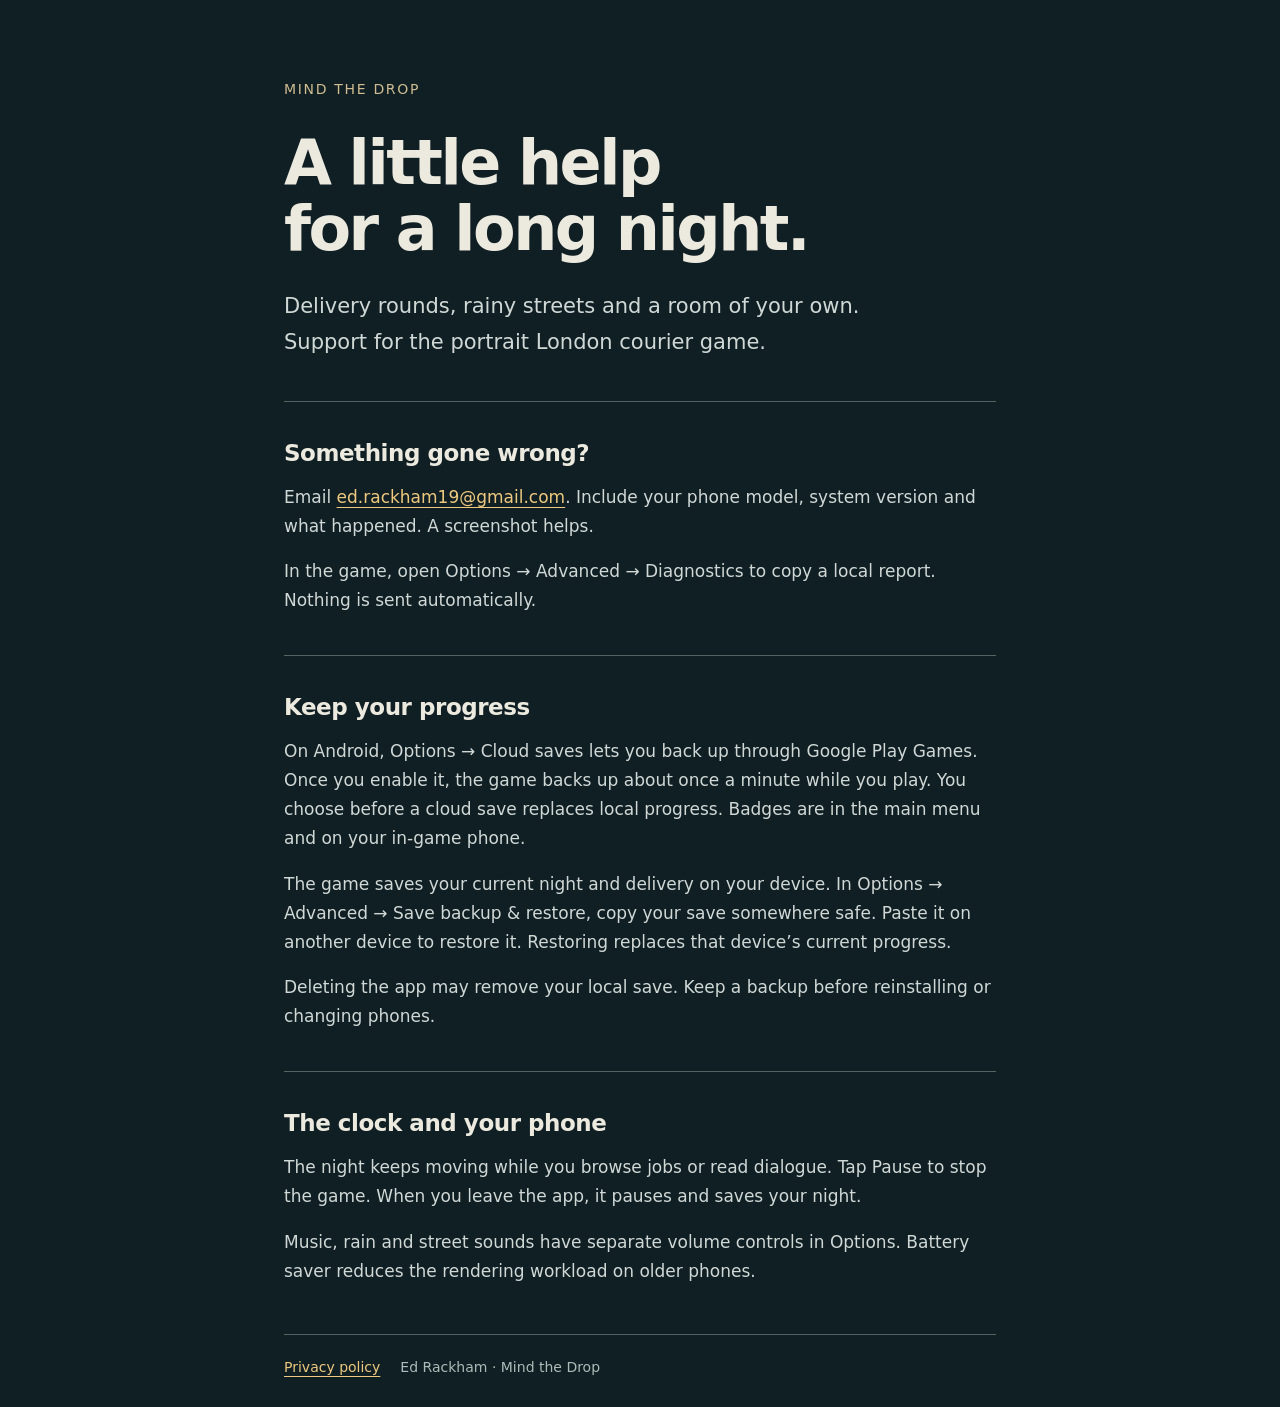
<file: index.html>
<!doctype html><html lang="en"><head><meta charset="utf-8"><meta name="viewport" content="width=device-width, initial-scale=1"><meta name="description" content="Help and support for Mind the Drop."><title>Mind the Drop | Support</title><link rel="stylesheet" href="style.css"></head><body><main><p class="name">MIND THE DROP</p><h1>A little help<br>for a long night.</h1><p class="intro">Delivery rounds, rainy streets and a room of your own. Support for the portrait London courier game.</p><section><h2>Something gone wrong?</h2><p>Email <a href="mailto:ed.rackham19@gmail.com">ed.rackham19@gmail.com</a>. Include your phone model, system version and what happened. A screenshot helps.</p><p>In the game, open Options → Advanced → Diagnostics to copy a local report. Nothing is sent automatically.</p></section><section><h2>Keep your progress</h2><p>On Android, Options → Cloud saves lets you back up through Google Play Games. Once you enable it, the game backs up about once a minute while you play. You choose before a cloud save replaces local progress. Badges are in the main menu and on your in-game phone.</p><p>The game saves your current night and delivery on your device. In Options → Advanced → Save backup &amp; restore, copy your save somewhere safe. Paste it on another device to restore it. Restoring replaces that device’s current progress.</p><p>Deleting the app may remove your local save. Keep a backup before reinstalling or changing phones.</p></section><section><h2>The clock and your phone</h2><p>The night keeps moving while you browse jobs or read dialogue. Tap Pause to stop the game. When you leave the app, it pauses and saves your night.</p><p>Music, rain and street sounds have separate volume controls in Options. Battery saver reduces the rendering workload on older phones.</p></section><footer><a href="privacy.html">Privacy policy</a><span>Ed Rackham · Mind the Drop</span></footer></main></body></html>
</file>
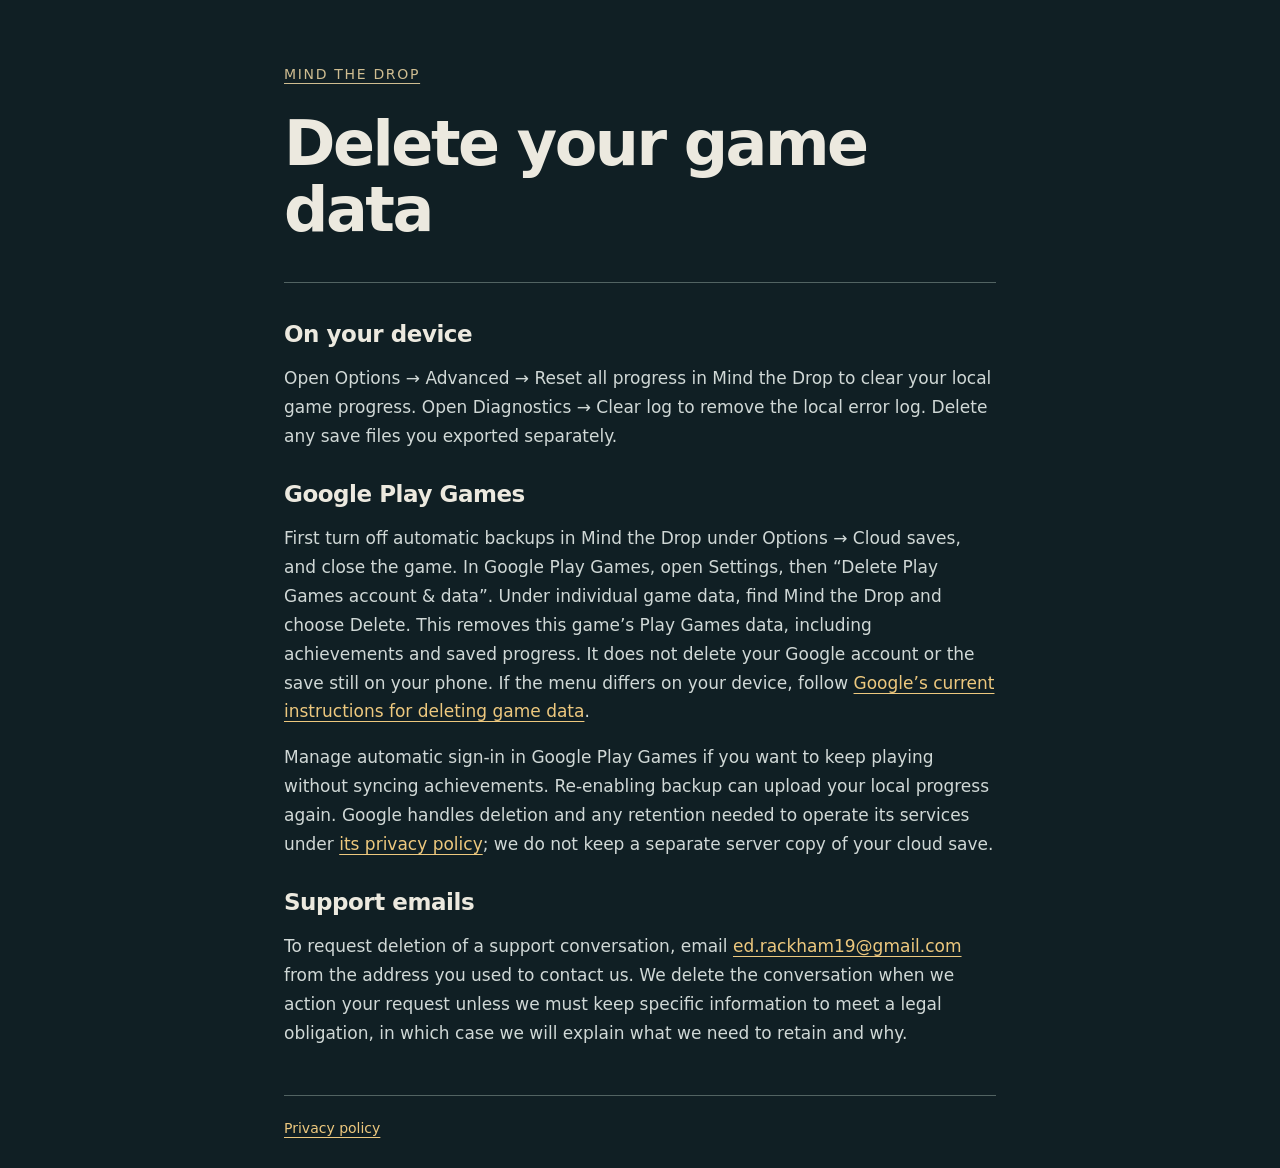
<file: delete-data.html>
<!doctype html><html lang="en"><head><meta charset="utf-8"><meta name="viewport" content="width=device-width, initial-scale=1"><title>Mind the Drop | Delete your data</title><link rel="stylesheet" href="style.css"></head><body><main><a class="name" href="index.html">MIND THE DROP</a><h1>Delete your game data</h1><section><h2>On your device</h2><p>Open Options → Advanced → Reset all progress in Mind the Drop to clear your local game progress. Open Diagnostics → Clear log to remove the local error log. Delete any save files you exported separately.</p><h2>Google Play Games</h2><p>First turn off automatic backups in Mind the Drop under Options → Cloud saves, and close the game. In Google Play Games, open Settings, then “Delete Play Games account &amp; data”. Under individual game data, find Mind the Drop and choose Delete. This removes this game’s Play Games data, including achievements and saved progress. It does not delete your Google account or the save still on your phone. If the menu differs on your device, follow <a href="https://support.google.com/googleplay/answer/9130646">Google’s current instructions for deleting game data</a>.</p><p>Manage automatic sign-in in Google Play Games if you want to keep playing without syncing achievements. Re-enabling backup can upload your local progress again. Google handles deletion and any retention needed to operate its services under <a href="https://policies.google.com/privacy">its privacy policy</a>; we do not keep a separate server copy of your cloud save.</p><h2>Support emails</h2><p>To request deletion of a support conversation, email <a href="mailto:ed.rackham19@gmail.com?subject=Mind%20the%20Drop%20data%20deletion">ed.rackham19@gmail.com</a> from the address you used to contact us. We delete the conversation when we action your request unless we must keep specific information to meet a legal obligation, in which case we will explain what we need to retain and why.</p></section><footer><a href="privacy.html">Privacy policy</a></footer></main></body></html>
</file>
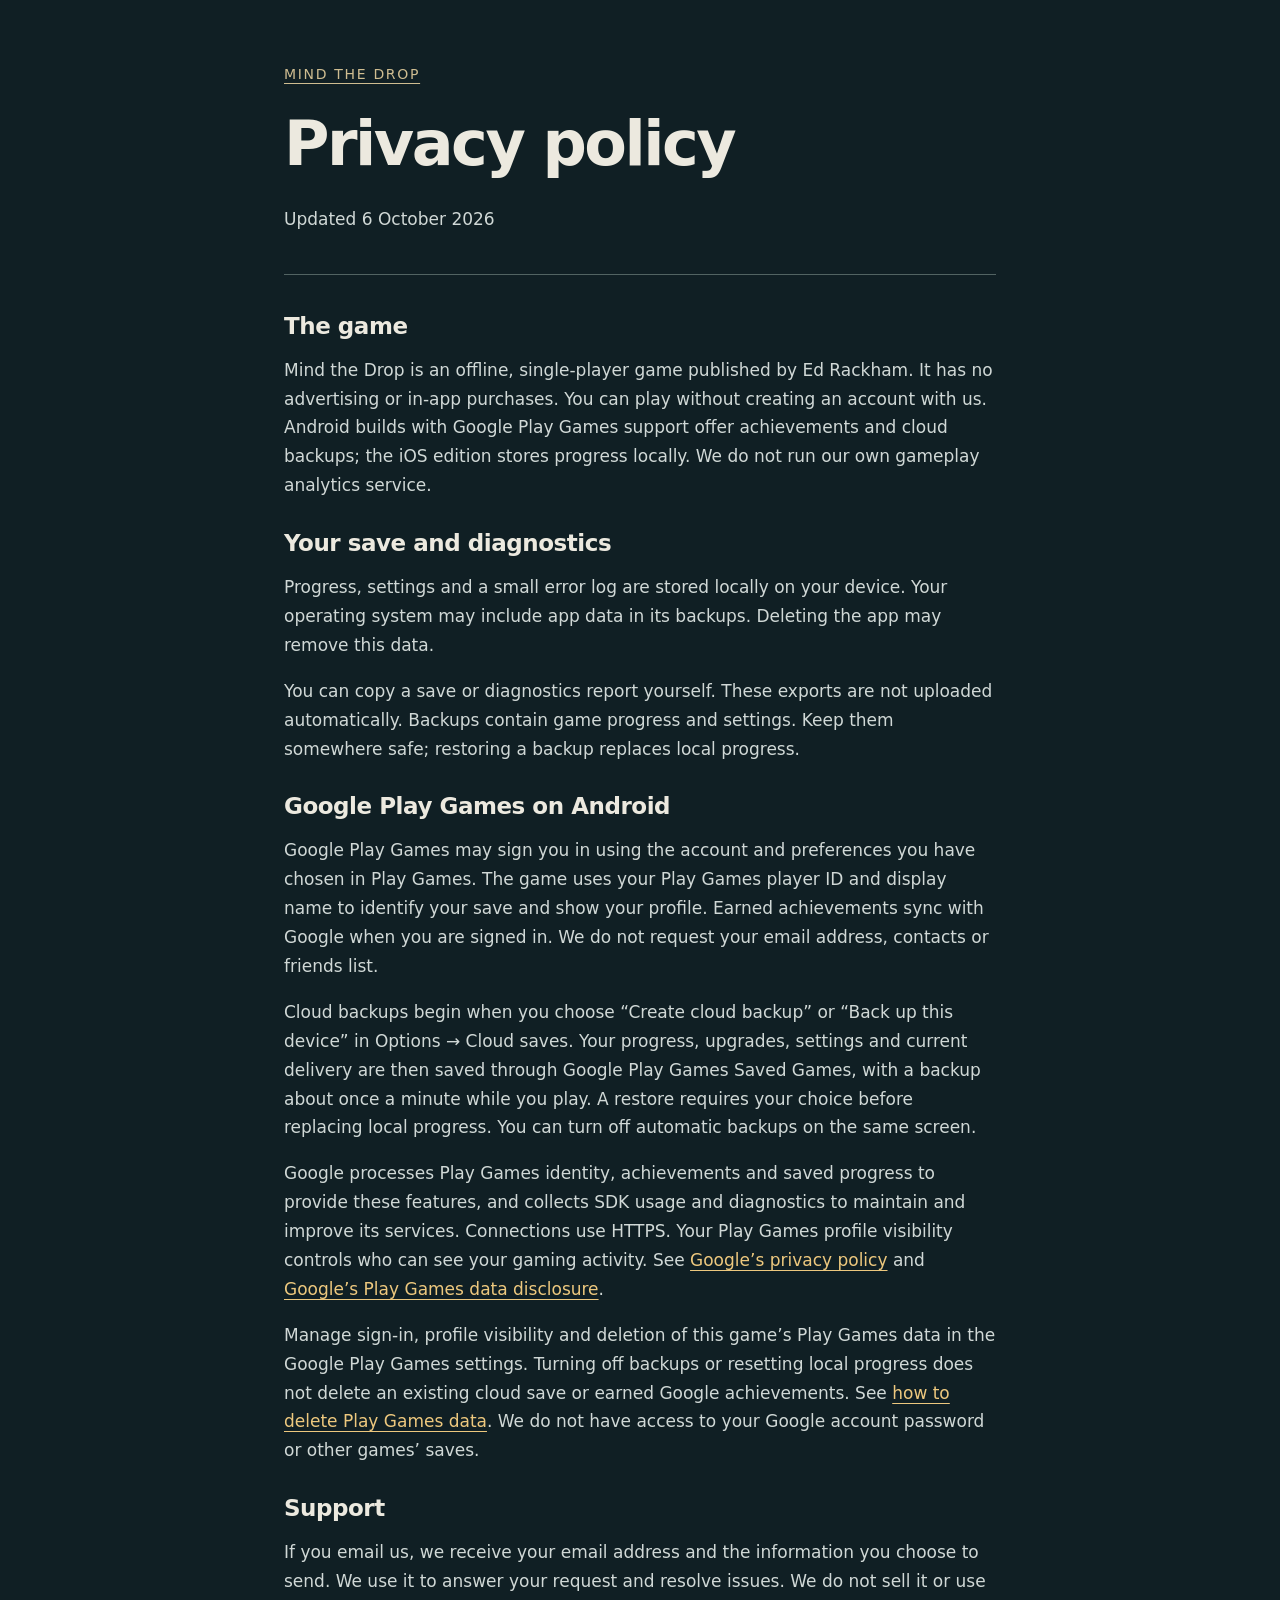
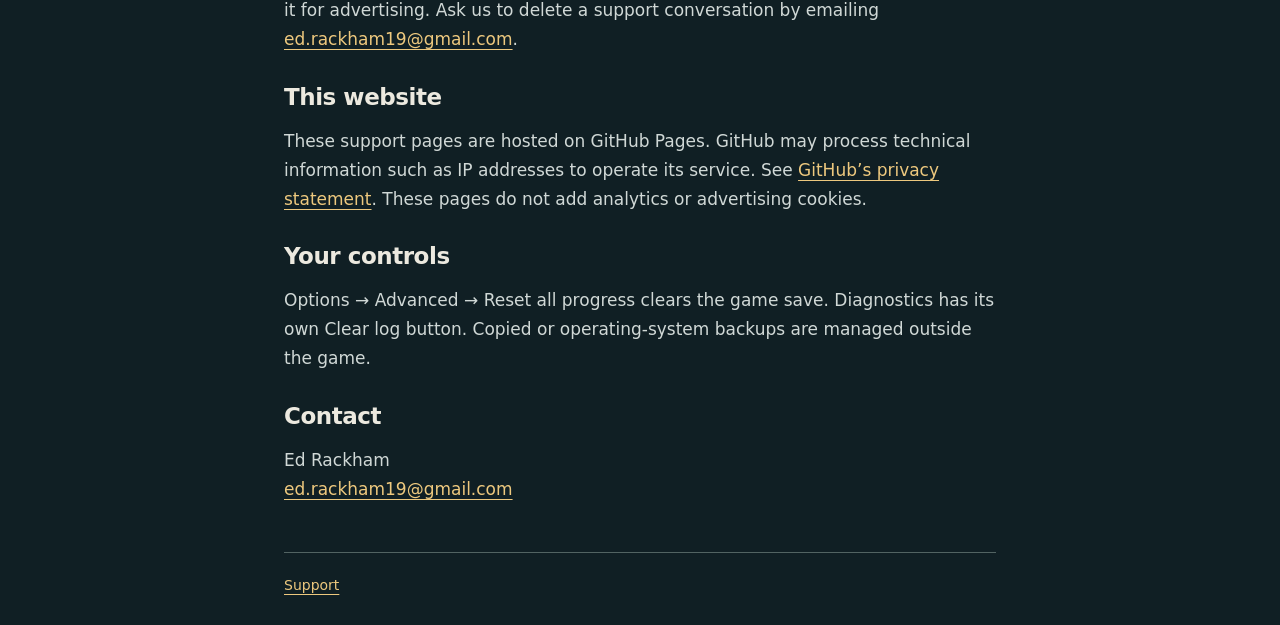
<file: privacy.html>
<!doctype html><html lang="en"><head><meta charset="utf-8"><meta name="viewport" content="width=device-width, initial-scale=1"><title>Mind the Drop | Privacy</title><link rel="stylesheet" href="style.css"></head><body><main><a class="name" href="index.html">MIND THE DROP</a><h1>Privacy policy</h1><p>Updated 6 October 2026</p><section><h2>The game</h2><p>Mind the Drop is an offline, single-player game published by Ed Rackham. It has no advertising or in-app purchases. You can play without creating an account with us. Android builds with Google Play Games support offer achievements and cloud backups; the iOS edition stores progress locally. We do not run our own gameplay analytics service.</p><h2>Your save and diagnostics</h2><p>Progress, settings and a small error log are stored locally on your device. Your operating system may include app data in its backups. Deleting the app may remove this data.</p><p>You can copy a save or diagnostics report yourself. These exports are not uploaded automatically. Backups contain game progress and settings. Keep them somewhere safe; restoring a backup replaces local progress.</p><h2>Google Play Games on Android</h2><p>Google Play Games may sign you in using the account and preferences you have chosen in Play Games. The game uses your Play Games player ID and display name to identify your save and show your profile. Earned achievements sync with Google when you are signed in. We do not request your email address, contacts or friends list.</p><p>Cloud backups begin when you choose “Create cloud backup” or “Back up this device” in Options → Cloud saves. Your progress, upgrades, settings and current delivery are then saved through Google Play Games Saved Games, with a backup about once a minute while you play. A restore requires your choice before replacing local progress. You can turn off automatic backups on the same screen.</p><p>Google processes Play Games identity, achievements and saved progress to provide these features, and collects SDK usage and diagnostics to maintain and improve its services. Connections use HTTPS. Your Play Games profile visibility controls who can see your gaming activity. See <a href="https://policies.google.com/privacy">Google’s privacy policy</a> and <a href="https://developer.android.com/games/pgs/data-collection">Google’s Play Games data disclosure</a>.</p><p>Manage sign-in, profile visibility and deletion of this game’s Play Games data in the Google Play Games settings. Turning off backups or resetting local progress does not delete an existing cloud save or earned Google achievements. See <a href="https://support.google.com/googleplay/answer/9130646">how to delete Play Games data</a>. We do not have access to your Google account password or other games’ saves.</p><h2>Support</h2><p>If you email us, we receive your email address and the information you choose to send. We use it to answer your request and resolve issues. We do not sell it or use it for advertising. Ask us to delete a support conversation by emailing <a href="mailto:ed.rackham19@gmail.com">ed.rackham19@gmail.com</a>.</p><h2>This website</h2><p>These support pages are hosted on GitHub Pages. GitHub may process technical information such as IP addresses to operate its service. See <a href="https://docs.github.com/en/site-policy/privacy-policies/github-general-privacy-statement">GitHub’s privacy statement</a>. These pages do not add analytics or advertising cookies.</p><h2>Your controls</h2><p>Options → Advanced → Reset all progress clears the game save. Diagnostics has its own Clear log button. Copied or operating-system backups are managed outside the game.</p><h2>Contact</h2><p>Ed Rackham<br><a href="mailto:ed.rackham19@gmail.com">ed.rackham19@gmail.com</a></p></section><footer><a href="index.html">Support</a></footer></main></body></html>
</file>
<file: style.css>
:root{color-scheme:dark;font-family:system-ui,-apple-system,sans-serif;background:#101f24;color:#ece9df}*{box-sizing:border-box}body{margin:0}main{max-width:760px;margin:auto;padding:64px 24px 32px}.name{font-size:14px;letter-spacing:.12em;color:#cfbd91}h1{font-size:clamp(36px,7vw,62px);line-height:1.06;letter-spacing:-.04em;margin:28px 0}h2{font-size:23px;letter-spacing:-.02em;margin:30px 0 12px}p{font-size:17px;line-height:1.7;color:#d0d8d6}.intro{font-size:21px;max-width:580px}section{border-top:1px solid #526362;margin-top:40px;padding-top:8px}a{color:#edc87e;text-underline-offset:4px}a:focus-visible{outline:3px solid #edc87e;outline-offset:4px}footer{margin-top:48px;border-top:1px solid #526362;padding-top:24px;display:flex;flex-wrap:wrap;gap:20px;font-size:14px}footer span{color:#acbbb7}@media(max-width:440px){main{padding-top:36px}}
</file>
